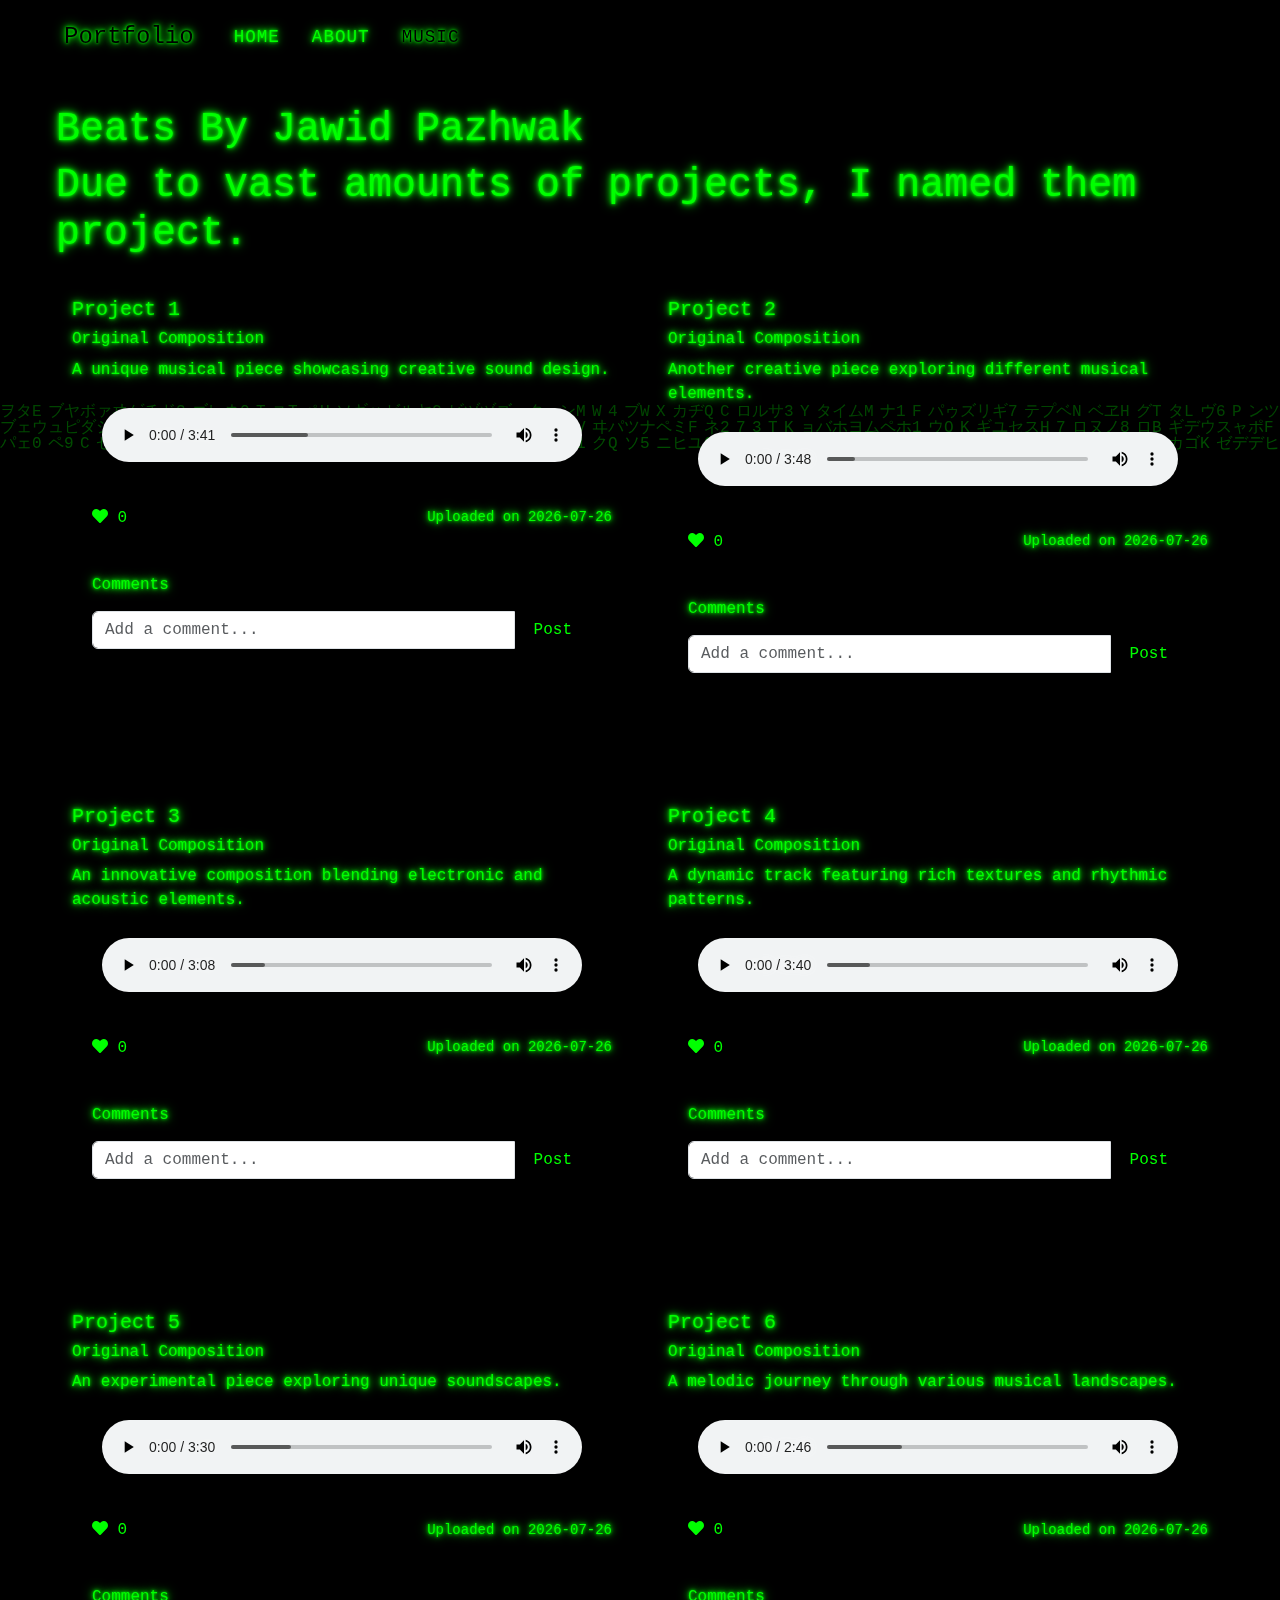
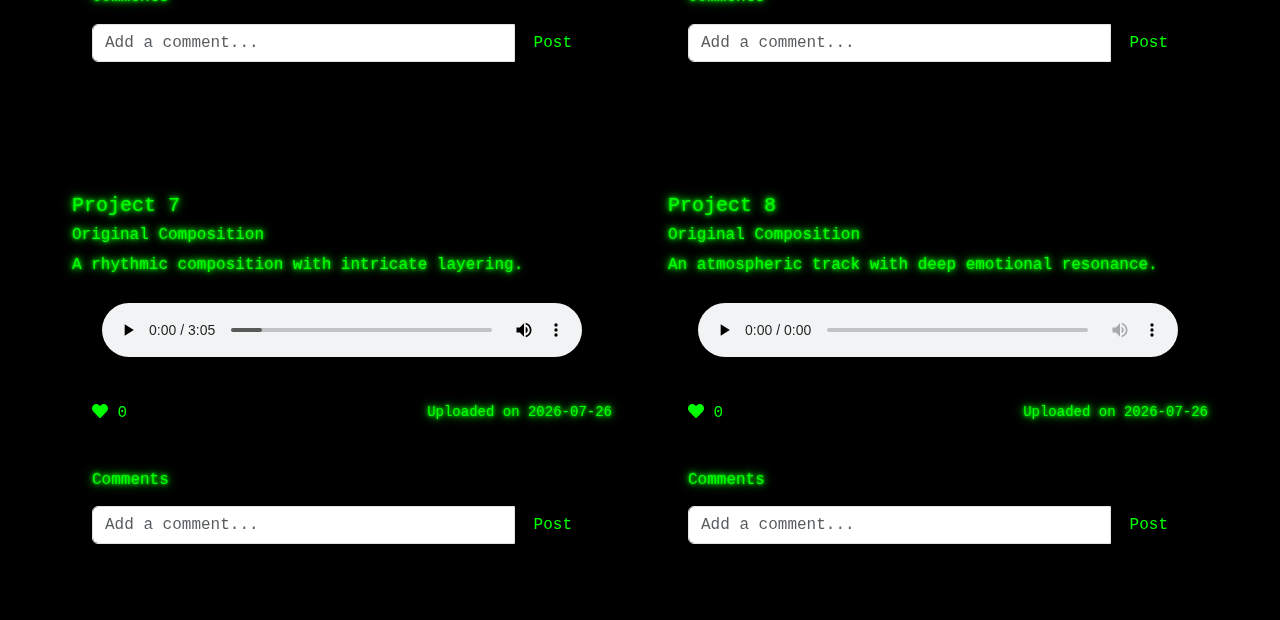
<file: music.html>
<!DOCTYPE html>
<html lang="en">
<head>
    <meta charset="UTF-8">
    <meta name="viewport" content="width=device-width, initial-scale=1.0">
    <title>My Music - Portfolio</title>
    <link href="https://cdn.jsdelivr.net/npm/bootstrap@5.1.0/dist/css/bootstrap.min.css" rel="stylesheet">
    <link href="https://cdnjs.cloudflare.com/ajax/libs/font-awesome/5.15.4/css/all.min.css" rel="stylesheet">
    <link rel="stylesheet" href="static/css/style.css">
</head>
<body>
    <!-- Matrix Background -->
    <canvas id="matrix-bg"></canvas>

    <nav class="navbar navbar-expand-lg">
        <div class="container">
            <a class="navbar-brand neon-text" href="index.html">Portfolio</a>
            <button class="navbar-toggler" type="button" data-bs-toggle="collapse" data-bs-target="#navbarNav">
                <span class="navbar-toggler-icon"></span>
            </button>
            <div class="collapse navbar-collapse" id="navbarNav">
                <ul class="navbar-nav me-auto">
                    <li class="nav-item">
                        <a class="nav-link neon-text" href="index.html">Home</a>
                    </li>
                    <li class="nav-item">
                        <a class="nav-link neon-text" href="#about">About</a>
                    </li>
                    <li class="nav-item">
                        <a class="nav-link active neon-text" href="music.html">Music</a>
                    </li>
                </ul>
            </div>
        </div>
    </nav>

    <main class="container mt-4">
        <h1 class="section-title neon-text">Beats By Jawid Pazhwak</h1>
        <h1 class="section-title neon-text">Due to vast amounts of projects, I named them project.</h1>
        
        <!-- This is where the tracks will be dynamically loaded -->
        <div class="row g-4">
            <!-- Tracks will be inserted here by JavaScript -->
        </div>
    </main>

    <script src="https://cdn.jsdelivr.net/npm/bootstrap@5.1.0/dist/js/bootstrap.bundle.min.js"></script>
    <script src="static/js/main.js"></script>
</body>
</html>
</file>
<file: static/css/style.css>
/* General Styles */
body {
    margin: 0;
    padding: 0;
    font-family: 'Courier New', monospace;
    color: #00ff00;
    background-color: #000;
    overflow-x: hidden;
    min-height: 100vh;
    width: 100%;
}

/* Matrix Background */
#matrix-bg {
    position: fixed;
    top: 0;
    left: 0;
    width: 100vw;
    height: 100vh;
    z-index: -2;
    opacity: 0.3;
}

/* Background Video */
#background-video {
    position: fixed;
    top: 0;
    left: 0;
    width: 100%;
    height: 100%;
    object-fit: cover;
    z-index: -1;
    opacity: 0.5;
}

/* Neon Text Effect */
.neon-text {
    text-shadow: 0 0 3px #00ff00,
                 0 0 6px #00ff00,
                 0 0 12px #00ff00;
    animation: neon-pulse 2s infinite;
}

@keyframes neon-pulse {
    0%, 100% { opacity: 1; }
    50% { opacity: 0.7; }
}

/* Header */
header {
    text-align: center;
    padding: 2rem 1rem;
    position: relative;
    background: transparent;
    width: 100%;
    box-sizing: border-box;
}

.typing {
    overflow: hidden;
    white-space: nowrap;
    animation: type 3s steps(20, end) forwards;
    font-size: clamp(1.5rem, 5vw, 3rem);
    margin-bottom: 1rem;
    color: #00ff00;
}

@keyframes type {
    from { width: 0; }
    to { width: 100%; }
}

/* Navigation */
nav {
    text-align: center;
    margin-bottom: 2rem;
    position: relative;
    background: transparent;
    width: 100%;
    padding: 0.5rem;
    box-sizing: border-box;
}

.navbar-brand {
    font-size: clamp(1.2rem, 4vw, 1.5rem);
    padding: 0.5rem;
}

.navbar-toggler {
    border: 1px solid #00ff00;
    padding: 0.25rem 0.5rem;
    font-size: 1rem;
    background: transparent;
    color: #00ff00;
}

.navbar-toggler-icon {
    background-image: url("data:image/svg+xml,%3csvg xmlns='http://www.w3.org/2000/svg' viewBox='0 0 30 30'%3e%3cpath stroke='rgba(0, 255, 0, 1)' stroke-linecap='round' stroke-miterlimit='10' stroke-width='1' d='M4 7h22M4 15h22M4 23h22'/%3e%3c/svg%3e");
}

.nav-link {
    color: #00ff00;
    text-decoration: none;
    margin: 0.5rem;
    padding: 0.5rem 1rem;
    position: relative;
    transition: all 0.3s ease;
    text-transform: uppercase;
    letter-spacing: 1px;
    font-size: clamp(0.9rem, 3vw, 1.1rem);
}

.nav-link::before {
    content: '';
    position: absolute;
    bottom: 0;
    left: 0;
    width: 100%;
    height: 2px;
    background: #00ff00;
    transform: scaleX(0);
    transform-origin: right;
    transition: transform 0.3s ease;
}

.nav-link:hover::before {
    transform: scaleX(1);
    transform-origin: left;
}

.nav-link:hover {
    color: #ff00ff;
    text-shadow: 0 0 5px #ff00ff,
                 0 0 10px #ff00ff;
}

/* Skills Animation */
#skills-list {
    list-style: none;
    padding: 0;
    margin: 0;
}

#skills-list li {
    opacity: 0;
    transform: translateY(20px);
    animation: fadeInUp 0.5s ease forwards;
    background: transparent;
    color: #00ff00;
    margin: 10px 0;
    padding: 5px 0;
}

#skills-list li:hover {
    text-shadow: 0 0 10px #00ff00;
}

@keyframes fadeInUp {
    to {
        opacity: 1;
        transform: translateY(0);
    }
}

/* Project Cards */
.project-card {
    background: transparent;
    padding: 1rem;
    margin: 1rem 0;
    color: #00ff00;
    width: 100%;
    box-sizing: border-box;
}

.project-card:hover {
    transform: translateY(-10px) rotateX(10deg);
    text-shadow: 0 0 10px #00ff00;
}

.project-card::after {
    content: '';
    position: absolute;
    bottom: -5px;
    left: 0;
    width: 100%;
    height: 2px;
    background: linear-gradient(90deg, #00ff00, #ff00ff);
    transform: scaleX(0);
    transition: transform 0.3s ease;
}

.project-card:hover::after {
    transform: scaleX(1);
}

/* Form Elements */
form input, form textarea {
    width: 100%;
    max-width: 500px;
    margin: 0.5rem auto;
    padding: 0.5rem;
    box-sizing: border-box;
    transition: all 0.3s ease;
    background: transparent;
    border: none;
    border-bottom: 1px solid #00ff00;
    color: #00ff00;
}

form input::placeholder, form textarea::placeholder {
    color: rgba(0, 255, 0, 0.5);
}

form input:focus, form textarea:focus {
    box-shadow: 0 0 15px #00ff00;
    transform: scale(1.02);
    outline: none;
}

/* Sections */
section {
    padding: 2rem 1rem;
    text-align: center;
    position: relative;
    background: transparent;
    color: #00ff00;
    width: 100%;
    box-sizing: border-box;
}

section:hover {
    transform: translateY(-5px);
}

section::after {
    content: '';
    position: absolute;
    bottom: 0;
    left: 50%;
    transform: translateX(-50%);
    width: 80%;
    height: 2px;
    background: linear-gradient(90deg, transparent, #00ff00, transparent);
    opacity: 0;
    transition: opacity 0.3s ease;
}

section:hover::after {
    opacity: 1;
}

/* About Section Specific */
#about {
    background: transparent;
    margin: 20px auto;
    max-width: 800px;
    color: #00ff00;
}

#about p {
    color: #00ff00;
    line-height: 1.6;
}

#about:hover {
    text-shadow: 0 0 10px #00ff00;
}

/* Contact Section Specific */
#contact {
    background: transparent;
    margin: 20px auto;
    max-width: 800px;
    color: #00ff00;
}

#contact form {
    position: relative;
    z-index: 1;
}

#contact label {
    color: #00ff00;
    display: block;
    margin: 10px 0;
}

#contact:hover {
    text-shadow: 0 0 10px #00ff00;
}

/* Glitch Effect */
.glitch {
    animation: glitch 0.5s infinite;
}

@keyframes glitch {
    0% { transform: translate(2px, -2px); }
    50% { transform: translate(-2px, 2px); }
    100% { transform: translate(0, 0); }
}

/* Buttons */
.button {
    position: relative;
    padding: 10px 20px;
    background: transparent;
    border: none;
    color: #00ff00;
    cursor: pointer;
    transition: all 0.3s ease;
}

.button:hover {
    text-shadow: 0 0 15px #00ff00;
    transform: scale(1.05);
}

/* Music Section */
.music-track {
    background: transparent;
    padding: 1rem;
    margin: 1rem 0;
    width: 100%;
    box-sizing: border-box;
}

.music-track:hover {
    text-shadow: 0 0 20px #00ff00;
}

.audio-player {
    width: 100%;
    max-width: 500px;
    margin: 1rem auto;
    background: transparent;
    padding: 10px;
}

.audio-player::-webkit-media-controls-panel {
    background-color: transparent;
}

.audio-player::-webkit-media-controls-current-time-display,
.audio-player::-webkit-media-controls-time-remaining-display {
    color: #00ff00;
}

/* Comments Section */
.comments-section {
    background: transparent;
    padding: 20px;
    margin-top: 20px;
    color: #00ff00;
}

.comment {
    background: transparent;
    padding: 10px;
    margin: 10px 0;
    color: #00ff00;
}

/* Container */
.container {
    width: 100%;
    max-width: 1200px;
    margin: 0 auto;
    padding: 0 1rem;
    box-sizing: border-box;
}

/* Responsive Design */
@media (max-width: 768px) {
    .container {
        padding: 0 0.5rem;
    }

    section {
        padding: 1rem 0.5rem;
    }

    .project-card {
        padding: 0.5rem;
    }

    .music-track {
        padding: 0.5rem;
    }

    .nav-link {
        margin: 0.25rem;
        padding: 0.25rem 0.5rem;
    }

    .navbar-toggler {
        padding: 0.25rem;
        font-size: 1rem;
    }
}

@media (max-width: 480px) {
    .typing {
        font-size: 1.5rem;
    }

    .nav-link {
        font-size: 0.9rem;
    }

    .project-card {
        margin: 0.5rem 0;
    }

    .audio-player {
        max-width: 100%;
    }
}

/* Touch Device Optimizations */
@media (hover: none) {
    .nav-link:hover::before {
        transform: none;
    }

    .project-card:hover {
        transform: none;
    }

    section:hover {
        transform: none;
    }
}

/* High DPI Screens */
@media (-webkit-min-device-pixel-ratio: 2), (min-resolution: 192dpi) {
    .neon-text {
        text-shadow: 0 0 2px #00ff00,
                     0 0 4px #00ff00,
                     0 0 8px #00ff00;
    }
}

/* Print Styles */
@media print {
    body {
        background: white;
        color: black;
    }

    .neon-text {
        text-shadow: none;
        color: black;
    }

    #matrix-bg {
        display: none;
    }
}

/* Accessibility */
@media (prefers-reduced-motion: reduce) {
    * {
        animation: none !important;
        transition: none !important;
    }
}

/* Dark Mode Support */
@media (prefers-color-scheme: dark) {
    body {
        background-color: #000;
        color: #00ff00;
    }
}

/* Landscape Mode */
@media (orientation: landscape) and (max-height: 500px) {
    header {
        padding: 1rem;
    }

    .typing {
        font-size: 1.5rem;
    }

    nav {
        margin-bottom: 1rem;
    }
}
</file>
